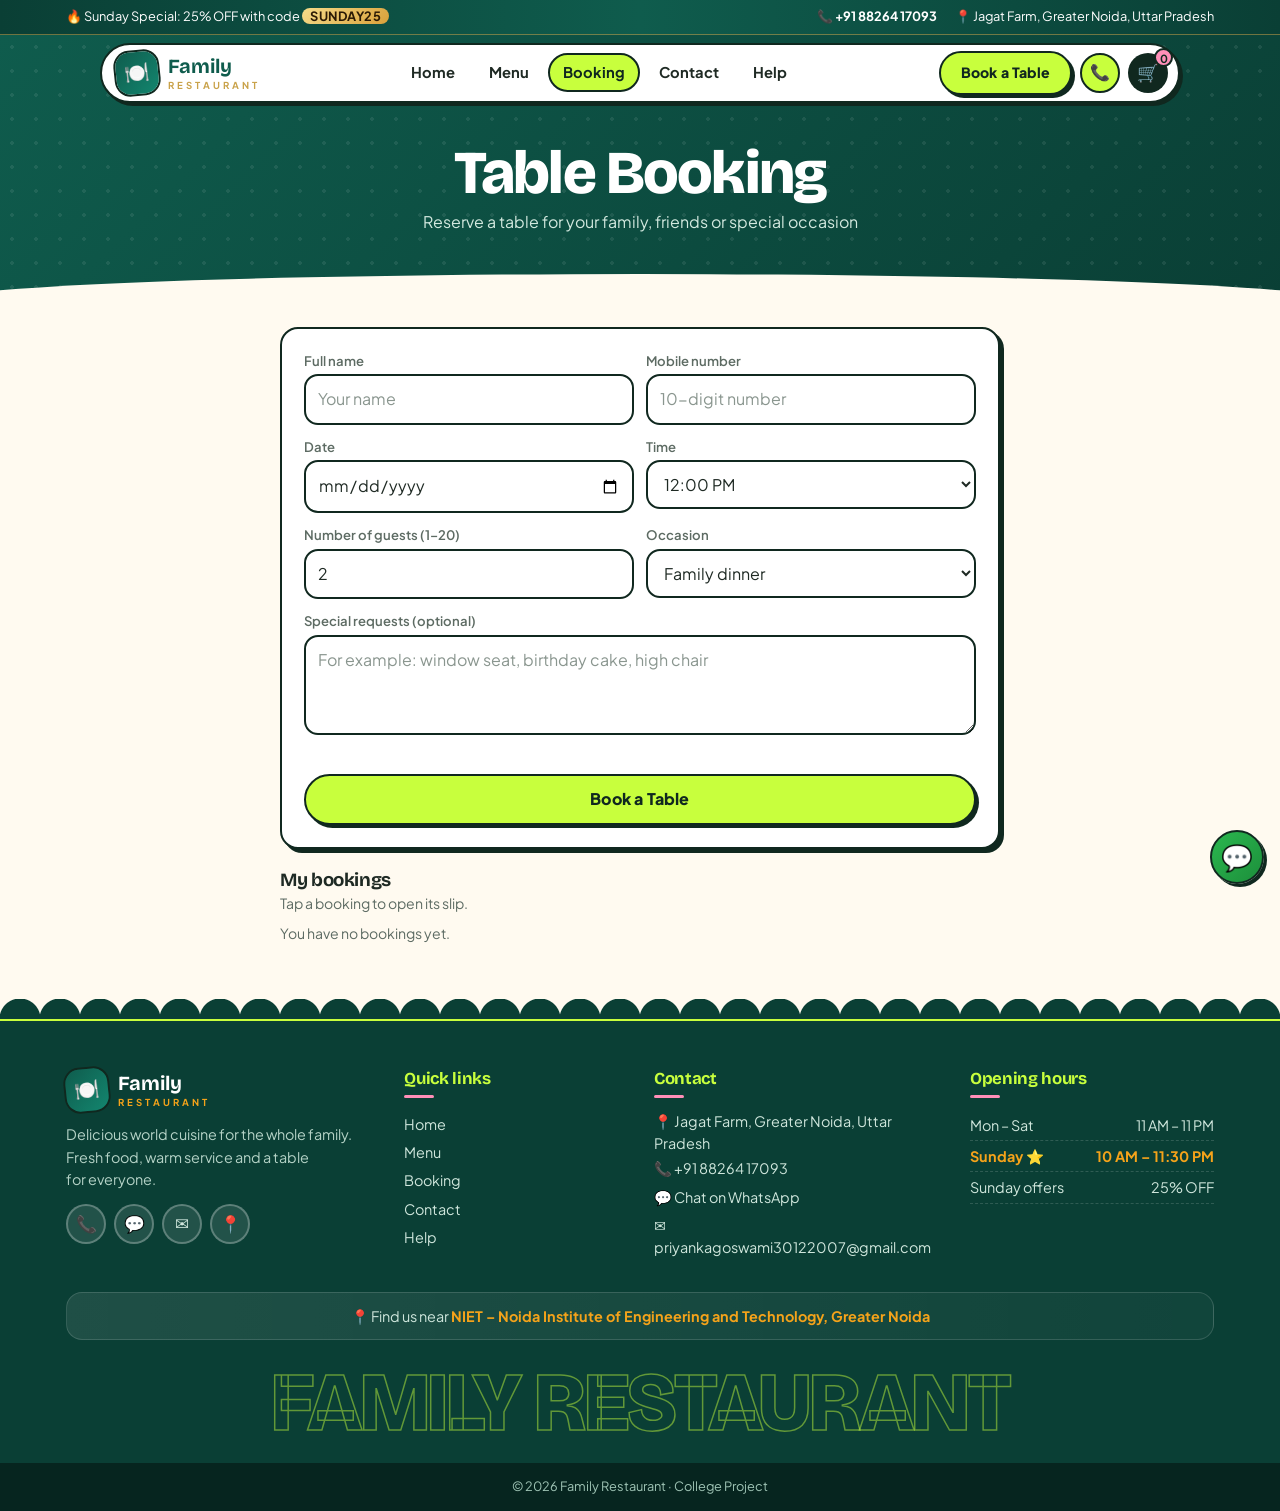
<file: booking.html>
<!DOCTYPE html>
<html lang="en">
<head>
<meta charset="UTF-8">
<meta name="viewport" content="width=device-width, initial-scale=1">
<title>Table Booking – Family Restaurant</title>
<link rel="preconnect" href="https://fonts.googleapis.com">
<link rel="preconnect" href="https://fonts.gstatic.com" crossorigin>
<link href="https://fonts.googleapis.com/css2?family=Bricolage+Grotesque:wght@600;700;800&family=Plus+Jakarta+Sans:wght@400;500;600;700&family=Playfair+Display:ital,wght@1,700&display=swap" rel="stylesheet">
<link rel="stylesheet" href="style.css">
</head>
<body>
 
<div class="pg"><div class="wrap"><h1>Table Booking</h1><p>Reserve a table for your family, friends or special occasion</p></div></div>
 
<section style="padding-top:26px"><div class="wrap">
  <form class="box fm" id="bf" novalidate>
    <div class="fg">
      <div><label for="bn">Full name</label><input id="bn" autocomplete="name" placeholder="Your name"></div>
      <div><label for="bp">Mobile number</label><input id="bp" type="tel" inputmode="numeric" maxlength="11" placeholder="10-digit number" autocomplete="tel"></div>
      <div><label for="bd">Date</label><input id="bd" type="date"></div>
      <div><label for="bt">Time</label>
        <select id="bt"><option>12:00 PM</option><option>1:00 PM</option><option>2:00 PM</option><option>7:00 PM</option><option>8:00 PM</option><option>9:00 PM</option><option>10:00 PM</option></select></div>
      <div><label for="bg">Number of guests (1–20)</label><input id="bg" type="number" min="1" max="20" value="2" inputmode="numeric"></div>
      <div><label for="bo">Occasion</label>
        <select id="bo"><option>Family dinner</option><option>Birthday</option><option>Anniversary</option><option>Friends get-together</option><option>Business dinner</option></select></div>
      <div class="full"><label for="bs">Special requests (optional)</label><textarea id="bs" rows="3" placeholder="For example: window seat, birthday cake, high chair"></textarea></div>
    </div>
    <div class="msg" id="bm"></div>
    <button class="btn" type="submit" style="width:100%">Book a Table</button>
  </form>
 
  <div class="lst">
    <h3 style="margin-bottom:2px">My bookings</h3>
    <p class="sm" style="margin:0 0 4px">Tap a booking to open its slip.</p>
    <div id="bl"></div>
  </div>
</div></section>
 
<noscript><p style="text-align:center;padding:20px">Please enable JavaScript to book a table.</p></noscript>
<script src="common.js"></script>
<script>
var MAXPERSLOT=5;
function today(){var d=new Date(),m=d.getMonth()+1,x=d.getDate();return d.getFullYear()+"-"+(m<10?"0":"")+m+"-"+(x<10?"0":"")+x}
document.getElementById("bd").min=today();
 
function bookingSlip(b){
  return '<div class="slip">'+slipHead("TABLE RESERVATION SLIP")+
  sr("Booking ID",b.id)+'<div class="sr"><span>Status</span><b><span class="sp-ok">CONFIRMED</span></b></div>'+sr("Table no",b.table)+sr("Guest name",b.name)+sr("Mobile","+91 "+b.phone)+
  sr("Date",niceDate(b.date))+sr("Time",b.time)+sr("Guests",String(b.guests))+sr("Occasion",b.occ)+sr("Special requests",b.note||"None")+sr("Booked on",fdt(b.ts))+
  slipFoot("Please show this slip at the entrance and arrive 10 minutes early. To change or cancel, call us.")+'</div>';
}
function bookingText(b){
  return "*"+NAME+"*\nTABLE RESERVATION CONFIRMED\nBooking ID: "+b.id+"\nTable no: "+b.table+"\nGuest name: "+b.name+"\nDate: "+niceDate(b.date)+"\nTime: "+b.time+"\nGuests: "+b.guests+"\nOccasion: "+b.occ+"\nSpecial requests: "+(b.note||"None")+"\n\nPlease show this message at the entrance and arrive 10 minutes early.\n"+NAME+", "+ADDRESS+"\nPhone: "+PHONE_SHOW;
}
function openBooking(i,fresh){
  if(fresh)confetti();
  var b=store.get("fr2_book",[])[i];if(!b)return;
  showSlip(fresh?"✅":"📋",fresh?"Table booked successfully":"Booking slip",
    fresh?"Your table is confirmed. Print the slip or, if you like, send it to the guest's WhatsApp.":"Here is the slip for this booking.",
    bookingSlip(b),{href:waTo(b.phone,bookingText(b)),label:"Send to +91 "+b.phone+" on WhatsApp (optional)"});
}
function showList(){
  var b=store.get("fr2_book",[]);
  document.getElementById("bl").innerHTML=b.length?b.map(function(x,i){
    return '<div class="li" role="button" tabindex="0" onclick="openBooking('+i+')" onkeydown="if(event.key===\'Enter\')openBooking('+i+')"><div><b>'+esc(x.id)+'</b> · '+esc(x.name)+'<small>'+esc(niceDate(x.date))+' at '+esc(x.time)+' · '+x.guests+' guests · '+esc(x.table)+'</small><small>'+esc(x.occ)+'</small></div><div class="rt"><span class="tagx">Confirmed</span><button onclick="event.stopPropagation();cancelBooking('+i+')">Cancel</button></div></div>';
  }).join(""):'<p class="sm" style="margin-top:8px">You have no bookings yet.</p>';
}
function cancelBooking(i){
  var b=store.get("fr2_book",[]);
  if(!b[i]||!confirm("Cancel booking "+b[i].id+"?"))return;
  b.splice(i,1);store.set("fr2_book",b);showList();toast("Booking cancelled");
}
document.getElementById("bf").onsubmit=function(e){
  e.preventDefault();
  var name=$("bn").value.trim(),ph=$("bp").value.trim(),date=$("bd").value,time=$("bt").value,g=parseInt($("bg").value,10);
  if(!name)return setMsg("bm","Please enter your name.","bad");
  if(!okPhone(ph))return setMsg("bm","Please enter a valid 10-digit mobile number.","bad");
  if(!date)return setMsg("bm","Please choose a date.","bad");
  if(date<today())return setMsg("bm","You cannot book a table for a past date.","bad");
  if(!g||g<1||g>20)return setMsg("bm","Guests must be between 1 and 20.","bad");
  var b=store.get("fr2_book",[]);
  var used=b.filter(function(x){return x.date===date&&x.time===time}).map(function(x){return x.table});
  var t=0;for(var n=1;n<=MAXPERSLOT;n++){if(used.indexOf("T-"+n)<0){t=n;break}}
  if(!t)return setMsg("bm","All tables are booked for this time slot. Please choose another time.","bad");
  b.unshift({id:newId("TB"),table:"T-"+t,name:name,phone:digits(ph),date:date,time:time,guests:g,occ:$("bo").value,note:$("bs").value.trim(),ts:Date.now()});
  store.set("fr2_book",b);
  $("bf").reset();$("bg").value=2;setMsg("bm","","");showList();openBooking(0,true);
};
showList();
</script>
</body>
</html>
</file>
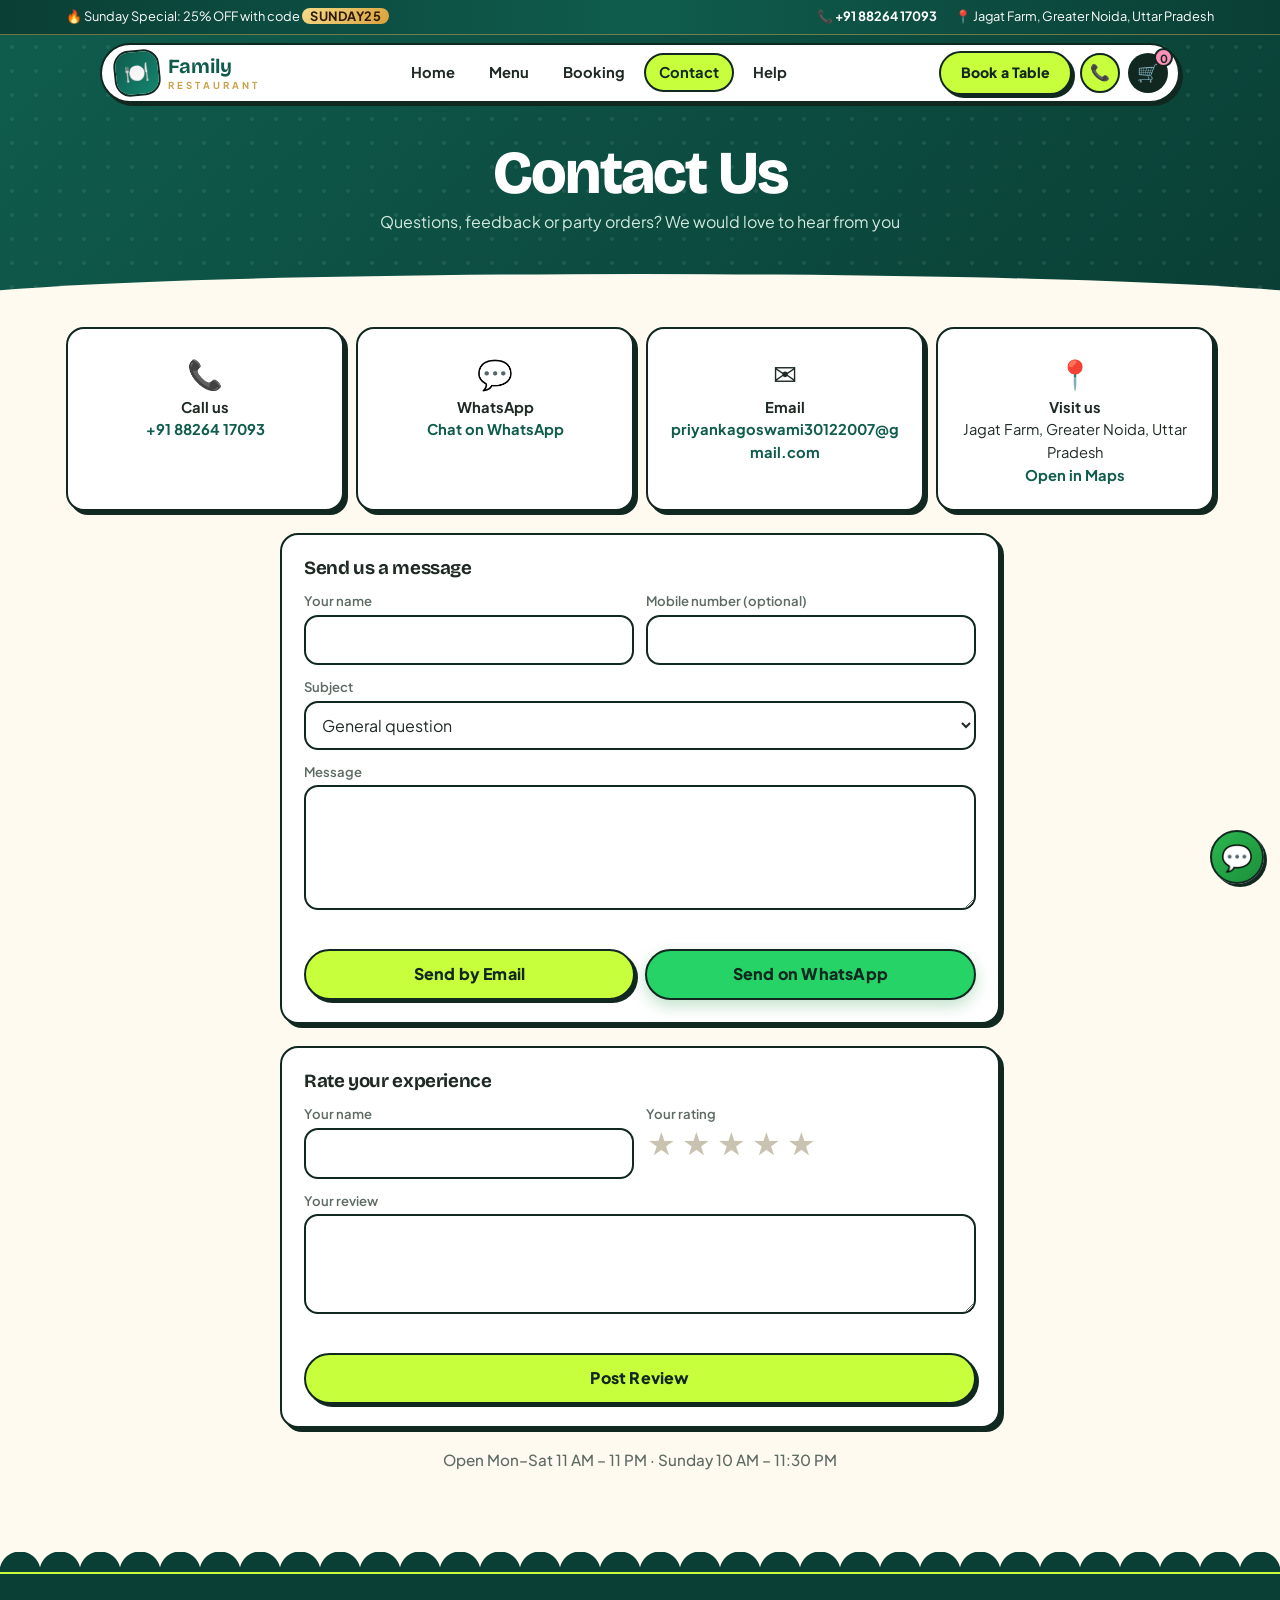
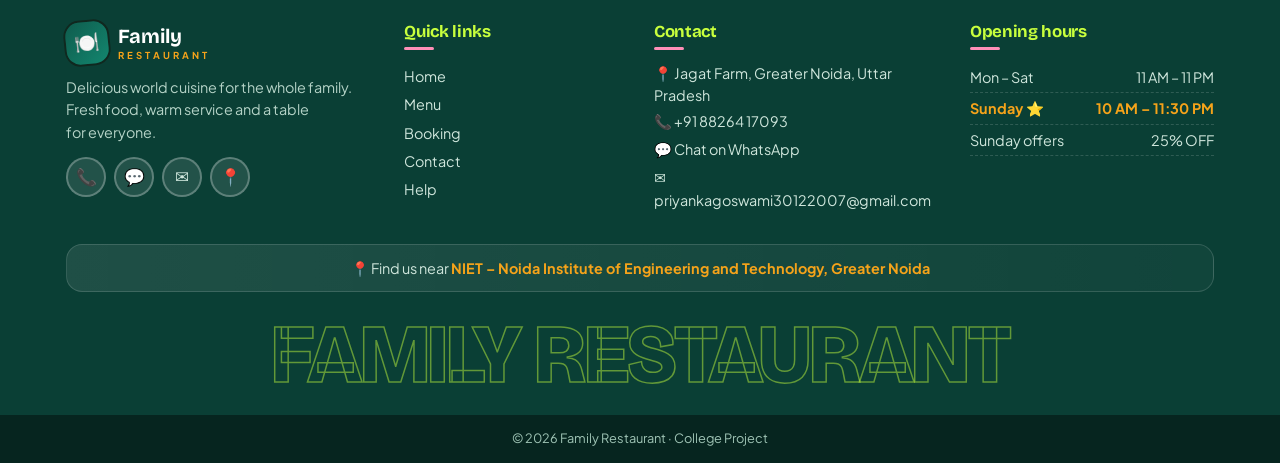
<file: contact.html>
<!DOCTYPE html>
<html lang="en">
<head>
<meta charset="UTF-8">
<meta name="viewport" content="width=device-width, initial-scale=1">
<title>Contact – Family Restaurant</title>
<link rel="preconnect" href="https://fonts.googleapis.com">
<link rel="preconnect" href="https://fonts.gstatic.com" crossorigin>
<link href="https://fonts.googleapis.com/css2?family=Bricolage+Grotesque:wght@600;700;800&family=Plus+Jakarta+Sans:wght@400;500;600;700&family=Playfair+Display:ital,wght@1,700&display=swap" rel="stylesheet">
<link rel="stylesheet" href="style.css">
</head>
<body>
 
<div class="pg"><div class="wrap"><h1>Contact Us</h1><p>Questions, feedback or party orders? We would love to hear from you</p></div></div>
 
<section style="padding-top:26px"><div class="wrap">
  <div class="trio">
    <div class="box"><span>📞</span><b>Call us</b><br><a id="kCall" href="#">Call</a></div>
    <div class="box"><span>💬</span><b>WhatsApp</b><br><a id="kWa" href="#" target="_blank" rel="noopener">Chat on WhatsApp</a></div>
    <div class="box"><span>✉️</span><b>Email</b><br><a id="kMail" href="#">Email</a></div>
    <div class="box"><span>📍</span><b>Visit us</b><br><span id="kAddr" style="font-size:.92rem;display:inline"></span><br><a id="kMap" href="#" target="_blank" rel="noopener">Open in Maps</a></div>
  </div>
 
  <form class="box fm" id="cf" novalidate>
    <h3 style="margin-bottom:12px">Send us a message</h3>
    <div class="fg">
      <div><label for="mn">Your name</label><input id="mn" autocomplete="name"></div>
      <div><label for="mp">Mobile number (optional)</label><input id="mp" type="tel" inputmode="numeric" maxlength="11" autocomplete="tel"></div>
      <div class="full"><label for="ms">Subject</label>
        <select id="ms"><option>General question</option><option>Feedback</option><option>Complaint</option><option>Party or bulk order</option></select></div>
      <div class="full"><label for="mm">Message</label><textarea id="mm" rows="4"></textarea></div>
    </div>
    <div class="msg" id="cm"></div>
    <div class="bt">
      <button class="btn" type="submit" style="flex:1">Send by Email</button>
      <button class="btn wa" type="button" id="sendWa" style="flex:1">Send on WhatsApp</button>
    </div>
  </form>
  
  <form class="box fm" id="rf" novalidate style="margin-top:22px">
    <h3 style="margin-bottom:12px">Rate your experience</h3>
    <div class="fg">
      <div><label for="rn">Your name</label><input id="rn" autocomplete="name"></div>
      <div><label>Your rating</label><div class="starpick" id="sp"><button type="button" data-s="1" aria-label="1 star">★</button><button type="button" data-s="2" aria-label="2 stars">★</button><button type="button" data-s="3" aria-label="3 stars">★</button><button type="button" data-s="4" aria-label="4 stars">★</button><button type="button" data-s="5" aria-label="5 stars">★</button></div></div>
      <div class="full"><label for="rt2">Your review</label><textarea id="rt2" rows="3"></textarea></div>
    </div>
    <div class="msg" id="rm"></div>
    <button class="btn" type="submit" style="width:100%">Post Review</button>
  </form>
  <p class="sub" style="margin-top:20px">Open Mon–Sat 11 AM – 11 PM · Sunday 10 AM – 11:30 PM</p>
</div></section>
 
<noscript><p style="text-align:center;padding:20px">Please enable JavaScript to use this form.</p></noscript>
<script src="common.js"></script>
<script>
$("kCall").href="tel:"+PHONE;$("kCall").textContent=PHONE_SHOW;
$("kWa").href="https://wa.me/"+WA;
$("kMail").href="mailto:"+EMAIL;$("kMail").textContent=EMAIL;
$("kAddr").textContent=ADDRESS;$("kMap").href=MAPS;
 
function readForm(){
  var n=$("mn").value.trim(),p=$("mp").value.trim(),m=$("mm").value.trim();
  if(!n){setMsg("cm","Please enter your name.","bad");return null}
  if(p&&!okPhone(p)){setMsg("cm","Please enter a valid 10-digit mobile number or leave it empty.","bad");return null}
  if(m.length<10){setMsg("cm","Please write a message of at least 10 characters.","bad");return null}
  setMsg("cm","","");
  return {n:n,p:p,s:$("ms").value,m:m};
}
function body(f){return "Name: "+f.n+(f.p?"\nMobile: "+f.p:"")+"\nSubject: "+f.s+"\n\n"+f.m}
$("cf").onsubmit=function(e){
  e.preventDefault();var f=readForm();if(!f)return;
  window.location.href="mailto:"+EMAIL+"?subject="+encodeURIComponent(NAME+" – "+f.s)+"&body="+encodeURIComponent(body(f));
  toast("Opening your email app...");
};
$("sendWa").onclick=function(){
  var f=readForm();if(!f)return;
  window.open(waLink("Hello "+NAME+",\n"+body(f)),"_blank");
};
 
var rate=0;
document.querySelectorAll("#sp button").forEach(function(b){b.onclick=function(){
  rate=+b.getAttribute("data-s");
  document.querySelectorAll("#sp button").forEach(function(x){x.classList.toggle("on",+x.getAttribute("data-s")<=rate)});
}});
$("rf").onsubmit=function(e){
  e.preventDefault();
  var n=$("rn").value.trim(),tx=$("rt2").value.trim();
  if(!n)return setMsg("rm","Please enter your name.","bad");
  if(!rate)return setMsg("rm","Please choose a star rating.","bad");
  if(tx.length<10)return setMsg("rm","Please write at least 10 characters.","bad");
  var all=store.get("fr2_reviews",[]);all.unshift({n:n,r:rate,t:tx,ts:Date.now()});store.set("fr2_reviews",all.slice(0,12));
  $("rf").reset();rate=0;document.querySelectorAll("#sp button").forEach(function(x){x.classList.remove("on")});
  setMsg("rm","","");confetti();toast("Thanks! Your review is now on the home page.");
};
</script>
</body>
</html>
</file>
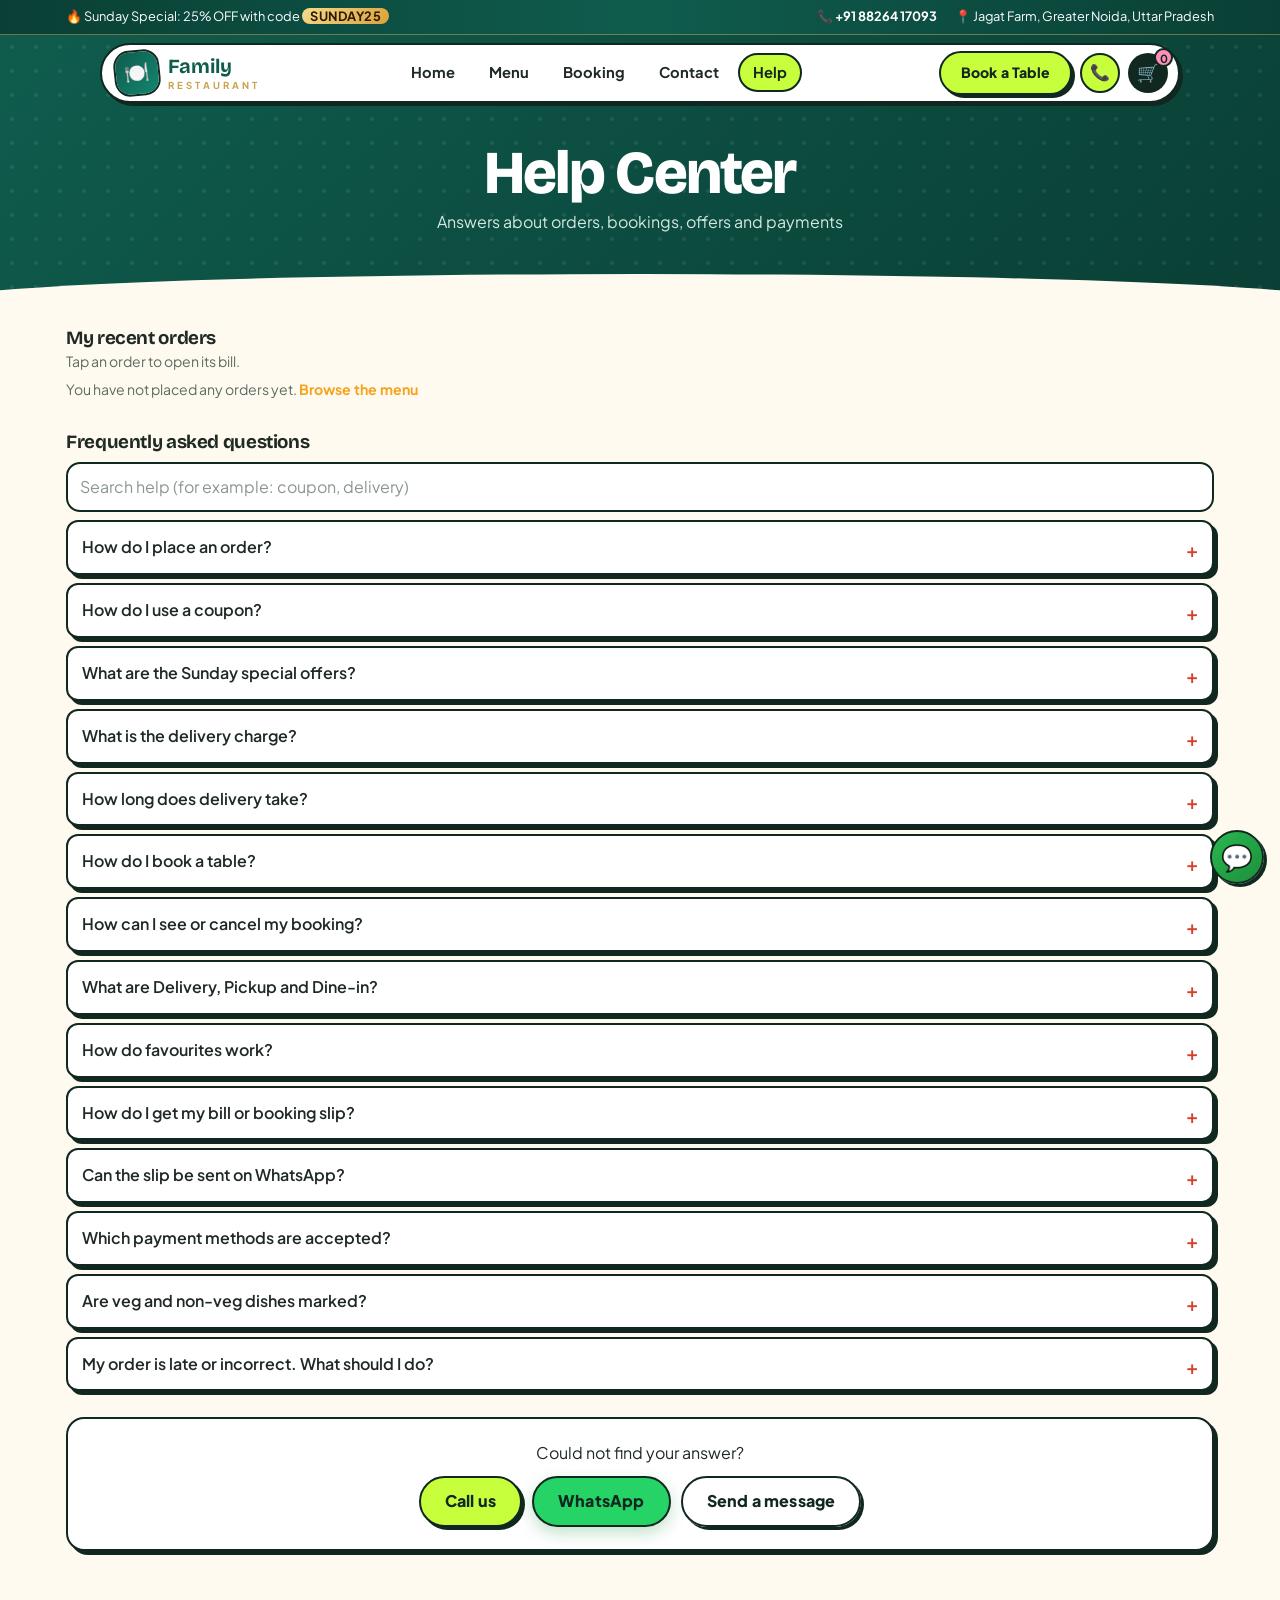
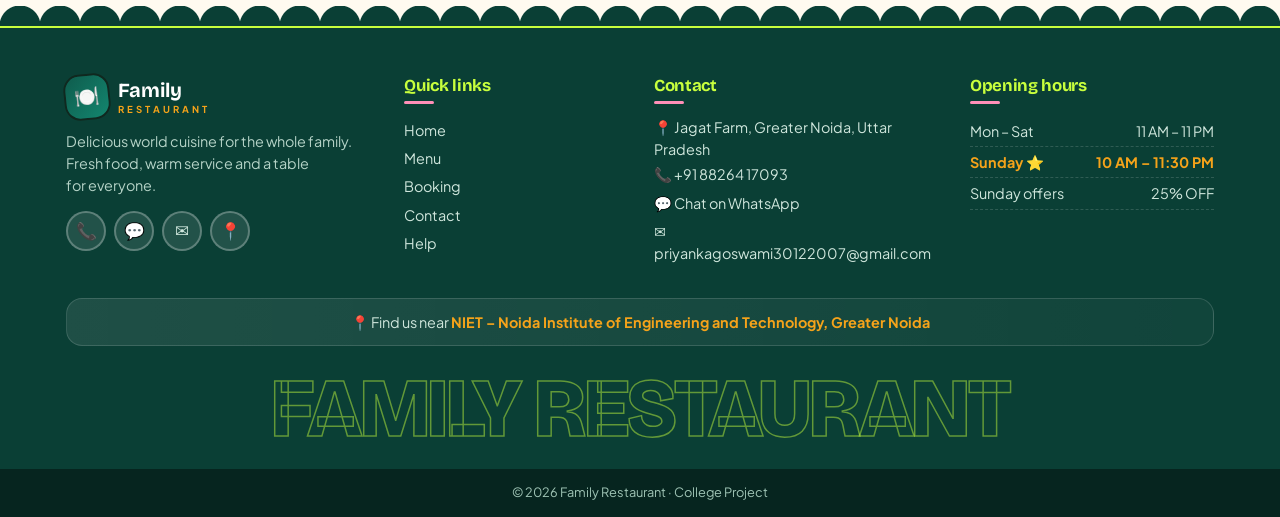
<file: help.html>
<!DOCTYPE html>
<html lang="en">
<head>
<meta charset="UTF-8">
<meta name="viewport" content="width=device-width, initial-scale=1">
<title>Help – Family Restaurant</title>
<link rel="preconnect" href="https://fonts.googleapis.com">
<link rel="preconnect" href="https://fonts.gstatic.com" crossorigin>
<link href="https://fonts.googleapis.com/css2?family=Bricolage+Grotesque:wght@600;700;800&family=Plus+Jakarta+Sans:wght@400;500;600;700&family=Playfair+Display:ital,wght@1,700&display=swap" rel="stylesheet">
<link rel="stylesheet" href="style.css">
</head>
<body>
 
<div class="pg"><div class="wrap"><h1>Help Center</h1><p>Answers about orders, bookings, offers and payments</p></div></div>
 
<section style="padding-top:26px"><div class="wrap fm">
  <h3 style="margin-bottom:2px">My recent orders</h3>
  <p class="sm" style="margin:0 0 4px">Tap an order to open its bill.</p>
  <div id="ol"></div>
 
  <h3 style="margin:30px 0 8px">Frequently asked questions</h3>
  <input id="fq" type="search" placeholder="Search help (for example: coupon, delivery)" aria-label="Search help" autocomplete="off">
  <div id="faq"></div>
 
  <div class="box" style="margin-top:26px;text-align:center">
    <p>Could not find your answer?</p>
    <div class="bt" style="justify-content:center;margin-top:10px">
      <a class="btn" id="hCall" href="#">Call us</a>
      <a class="btn wa" id="hWa" href="#" target="_blank" rel="noopener">WhatsApp</a>
      <a class="btn gh" href="contact.html">Send a message</a>
    </div>
  </div>
</div></section>
 
<noscript><p style="text-align:center;padding:20px">Please enable JavaScript to use this page.</p></noscript>
<script src="common.js"></script>
<script>
$("hCall").href="tel:"+PHONE;$("hWa").href="https://wa.me/"+WA;
var FAQ=[
["How do I place an order?","Open the Menu page, tap Add to Cart on any dish, then open the cart icon at the top and choose Checkout. Enter your delivery details and tap Place Order."],
["How do I use a coupon?","Tap a code on the Home page to copy it, open your cart, paste the code in the coupon box and tap Apply. Available codes: WELCOME20, FEAST150 (orders above ₹800) and SUNDAY25 (Sundays only)."],
["What are the Sunday special offers?","Every Sunday you get 25% off your order with the code SUNDAY25, plus special family combos for four people on the Menu page."],
["What is the delivery charge?","Delivery is free for orders of ₹500 or more. A charge of ₹40 applies to smaller orders."],
["How long does delivery take?","Usually 30 to 40 minutes. It can take a little longer during busy hours."],
["How do I book a table?","Open the Booking page, enter your name, mobile number, date, time and number of guests, then tap Book a Table. You will see your booking details right away."],
["How can I see or cancel my booking?","On the Booking page, your bookings are listed under My bookings. Tap one to see all its details, or tap Cancel to remove it."],
["What are Delivery, Pickup and Dine-in?","In your cart, choose how you want your order. Delivery needs an address and may have a delivery charge. Pickup and Dine-in have no delivery charge."],
["How do favourites work?","Tap the heart on any dish to save it. Open the Menu page and choose the Favourites tab to see all your saved dishes."],
["How do I get my bill or booking slip?","After you place an order or book a table, the bill or slip is shown on the screen. You can print it or save it as a PDF. Past orders and bookings can be opened again from the Help and Booking pages."],
["Can the slip be sent on WhatsApp?","Yes, this is optional. Use the Send on WhatsApp button under the slip. It opens a WhatsApp chat with the mobile number that was entered for the order or booking, with the slip text ready to send."],
["Which payment methods are accepted?","Cash on delivery, UPI and card."],
["Are veg and non-veg dishes marked?","Yes. Every dish has a green (veg) or red (non-veg) symbol, and the Menu page has a Veg and Non-veg filter."],
["My order is late or incorrect. What should I do?","Please call us or message us on WhatsApp using the buttons below. Messages and calls from this page go to the restaurant at +91 88264 17093 and we will fix it right away."]
];
function drawFaq(){
  var q=$("fq").value.trim().toLowerCase();
  var r=FAQ.filter(function(f){return !q||(f[0]+" "+f[1]).toLowerCase().indexOf(q)>=0});
  $("faq").innerHTML=r.length?r.map(function(f){return '<details><summary>'+f[0]+'</summary><p>'+f[1]+'</p></details>'}).join(""):'<p class="sm" style="margin-top:10px">No results. Please call or message us for help.</p>';
}
function openOrder(i){var o=store.get("fr2_orders",[])[i];if(o)showOrder(o,false)}
function trackInfo(x){
  var t=x.type||"Delivery",m=(Date.now()-x.ts)/60000,s=m<10?0:m<30?1:2;
  var L=t==="Pickup"?["Preparing","Ready for pickup","Collected"]:t==="Dine-in"?["Preparing","Served","Completed"]:["Preparing","On the way","Delivered"];
  return {s:s,L:L};
}
function drawOrders(){
  var o=store.get("fr2_orders",[]);
  $("ol").innerHTML=o.length?o.slice(0,5).map(function(x,i){
    var k=trackInfo(x);
    return '<div class="li" role="button" tabindex="0" onclick="openOrder('+i+')" onkeydown="if(event.key===\'Enter\')openOrder('+i+')"><div style="flex:1"><b>'+esc(x.id)+'</b> · ₹'+x.total+' · '+esc(x.type||"Delivery")+'<small>'+esc(x.lines.map(function(l){return l.n+" x"+l.q}).join(", "))+'</small><small>'+esc(fdt(x.ts))+'</small><div class="trk">'+[0,1,2].map(function(n){return '<i class="'+(n<=k.s?"on":"")+'"></i>'}).join("")+'</div><small><b>'+k.L[k.s]+'</b></small></div><div class="rt"><button class="ro" onclick="event.stopPropagation();reorder('+i+')">Order again</button></div></div>';
  }).join(""):'<p class="sm">You have not placed any orders yet. <a href="menu.html" style="color:var(--acc);font-weight:700">Browse the menu</a></p>';
}
function reorder(i){
  var o=store.get("fr2_orders",[])[i];if(!o)return;
  o.lines.forEach(function(l){MENU.forEach(function(m,k){if(m.n===l.n)cart[k]=(cart[k]||0)+l.q})});
  refresh();toggleCart(true);toast("Items added to your cart");
}
$("fq").oninput=drawFaq;
drawFaq();drawOrders();
</script>
</body>
</html>
</file>
<file: style.css>
/* Family Restaurant – single colour theme: emerald green, saffron, cream, tomato red */
:root{--bg:#fffaf0;--bg2:#fdf1d8;--card:#ffffff;--pri:#0f5c4d;--pri2:#0a3f35;--acc:#f5a31a;--acc-t:#2b1a05;--red:#d6402b;--txt:#1f2a24;--mute:#5d6b63;--line:#1f2a2422;--ok:#1b8a4b;--bad:#c62828;--sh:0 4px 14px #0f5c4d1a}
*{box-sizing:border-box;margin:0;padding:0}
html{scroll-behavior:smooth;-webkit-text-size-adjust:100%}
body{font-family:system-ui,-apple-system,"Segoe UI",Roboto,Arial,sans-serif;background:var(--bg);color:var(--txt);line-height:1.55;overflow-x:hidden}
h1,h2,h3{font-family:Georgia,"Times New Roman",serif;line-height:1.2}
a{color:inherit;text-decoration:none}
button{font:inherit;cursor:pointer;border:0;-webkit-tap-highlight-color:transparent}
:focus-visible{outline:2px solid var(--red);outline-offset:2px}
.wrap{max-width:1080px;margin:auto;padding:0 16px}
section{padding:44px 0}
.alt{background:var(--bg2)}
.ttl{font-size:1.8rem;text-align:center;margin-bottom:6px;color:var(--pri)}
.sub{text-align:center;color:var(--mute);margin-bottom:26px;font-size:.95rem}
.btn{display:inline-block;padding:11px 24px;border-radius:50px;font-weight:700;background:var(--acc);color:var(--acc-t);text-align:center}
.btn.gh{background:transparent;border:2px solid var(--pri);color:var(--pri)}
.btn.wa{background:#25a244;color:#fff}
.btn:active{transform:scale(.97)}
.hero .btn.gh,.pg .btn.gh{border-color:#fff;color:#fff}
/* header */
.hd{position:sticky;top:0;z-index:50;background:var(--card);border-bottom:1px solid var(--line)}
.nav{display:flex;align-items:center;justify-content:space-between;height:60px;gap:10px}
.logo{font-family:Georgia,serif;font-size:1.25rem;font-weight:700;color:var(--pri);white-space:nowrap}
#nv{display:flex;gap:20px;font-size:.92rem;font-weight:600}
#nv a{padding:4px 0;border-bottom:2px solid transparent}
#nv a:hover,#nv a.on{color:var(--pri);border-color:var(--acc)}
.nr{display:flex;align-items:center;gap:8px}
.ib{background:var(--bg2);border:1px solid var(--line);width:40px;height:40px;border-radius:50%;display:grid;place-items:center;color:var(--txt);font-size:1rem}
.cb{position:relative;background:var(--pri);color:#fff;width:40px;height:40px;border-radius:50%;font-size:1.1rem}
.cb i{position:absolute;top:-5px;right:-5px;background:var(--red);color:#fff;font-style:normal;font-size:.7rem;font-weight:700;min-width:19px;height:19px;border-radius:50%;display:grid;place-items:center}
.bg{display:none;background:none;color:var(--txt);font-size:1.5rem;width:40px;height:40px}
/* hero */
.hero{background:linear-gradient(135deg,var(--pri),var(--pri2));color:#fff;padding:44px 0}
.hero .wrap{display:grid;grid-template-columns:1.2fr .8fr;gap:20px;align-items:center}
.hero h1{font-size:clamp(1.9rem,5vw,3rem)}
.hero h1 em{color:var(--acc);font-style:normal}
.hero p{color:#d3e9df;margin:12px 0 20px;max-width:460px}
.bt{display:flex;gap:10px;flex-wrap:wrap}
.hp{font-size:clamp(5rem,16vw,8rem);text-align:center}
.pg{background:linear-gradient(135deg,var(--pri),var(--pri2));color:#fff;padding:30px 0;text-align:center}
.pg h1{font-size:1.9rem}.pg p{color:#d3e9df}
/* sunday banner */
.sun{background:linear-gradient(120deg,#c9341f,#e8731a);color:#fff;border-radius:20px;padding:24px;display:grid;grid-template-columns:1.3fr 1fr;gap:18px;align-items:center;box-shadow:var(--sh)}
.sun h2{font-size:1.7rem;margin:6px 0}
.sun p{font-size:.95rem}
.sun .pill{display:inline-block;background:#ffffff33;border-radius:50px;padding:2px 12px;font-size:.78rem;font-weight:700}
.sun ul{list-style:none;font-size:.92rem;display:grid;gap:6px}
.sun .cd{border-color:#fff;color:#fff;background:#ffffff26}
/* offers */
.off{display:grid;grid-template-columns:repeat(3,1fr);gap:12px}
.of{border-radius:16px;padding:16px;color:#1f2a24;box-shadow:var(--sh)}
.of:nth-child(1){background:linear-gradient(135deg,#ffd9a0,#ffbf5e)}
.of:nth-child(2){background:linear-gradient(135deg,#bfe9d6,#8fd4b8)}
.of:nth-child(3){background:linear-gradient(135deg,#ffc2b4,#ff9d86)}
.of h3{font-size:1.4rem}.of p{font-size:.85rem}
.cd{display:inline-block;margin-top:8px;border:2px dashed #1f2a24;padding:2px 10px;border-radius:8px;font-weight:800;letter-spacing:1px;font-size:.85rem;background:#ffffff59;cursor:pointer}
/* menu */
.tabs{display:flex;gap:8px;overflow-x:auto;padding-bottom:8px;margin-bottom:14px;-webkit-overflow-scrolling:touch}
.tab{flex:none;padding:7px 16px;border-radius:50px;background:var(--card);color:var(--txt);border:1px solid var(--line);font-size:.88rem}
.tab.on{background:var(--pri);color:#fff;font-weight:700;border-color:var(--pri)}
.tools{display:flex;gap:10px;margin-bottom:18px;flex-wrap:wrap}
.tools input{flex:1;min-width:150px}
.sw{display:flex;gap:6px}
.sw button{padding:8px 14px;border-radius:50px;background:var(--card);color:var(--txt);border:1px solid var(--line);font-size:.85rem}
.sw button.on{background:var(--pri);color:#fff;font-weight:700;border-color:var(--pri)}
.grid{display:grid;grid-template-columns:repeat(auto-fill,minmax(155px,1fr));gap:12px}
.it{background:var(--card);border-radius:16px;padding:10px;display:flex;flex-direction:column;border:1px solid var(--line);box-shadow:var(--sh)}
.pic{position:relative;aspect-ratio:4/3;overflow:hidden;font-size:3rem;border-radius:12px;display:grid;place-items:center}
.pic img{position:absolute;inset:0;width:100%;height:100%;object-fit:cover;opacity:0;transition:opacity .3s}
.pic img.ld{opacity:1}
.bs{z-index:2}
.c-fc{background:#f5a31a40}.c-in{background:#e8731a30}.c-it{background:#d6402b2a}.c-cn{background:#f5c51a40}.c-mx{background:#3f9b4a30}
.c-jp{background:#c2478a2a}.c-th{background:#1f8f8f30}.c-me{background:#a8803c3a}.c-us{background:#3b6fc22a}.c-sw{background:#7d4fc02a}
.bs{position:absolute;top:6px;left:6px;background:var(--red);color:#fff;font-size:.62rem;font-weight:700;padding:1px 8px;border-radius:50px}
.bs.sun{background:var(--pri);color:#fff}
.it h3{font-size:.98rem;margin:8px 0 2px;font-family:system-ui,sans-serif;font-weight:700}
.it p{font-size:.78rem;color:var(--mute);flex:1}
.tg{display:inline-block;width:12px;height:12px;border:2px solid;border-radius:3px;position:relative;margin-right:6px;vertical-align:-1px}
.tg::after{content:"";position:absolute;inset:1.5px;border-radius:50%;background:currentColor}
.vg{color:#22a559}.nv{color:#e0392b}
.rw{display:flex;justify-content:space-between;align-items:center;margin-top:8px;gap:6px}
.pr{font-weight:700;color:var(--red)}
.add{background:var(--acc);color:var(--acc-t);padding:6px 12px;border-radius:50px;font-weight:700;font-size:.78rem}
.qt{display:flex;align-items:center;gap:8px;background:var(--bg2);border-radius:50px;padding:2px}
.qt button{width:28px;height:28px;border-radius:50%;background:var(--pri);color:#fff;font-weight:800}
.empty{grid-column:1/-1;text-align:center;color:var(--mute);padding:30px 0}
/* boxes / forms */
.box{background:var(--card);border-radius:18px;padding:22px;border:1px solid var(--line);box-shadow:var(--sh)}
.fm{max-width:720px;margin:auto}
.fg{display:grid;grid-template-columns:1fr 1fr;gap:12px}
.full{grid-column:1/-1}
label{font-size:.82rem;color:var(--mute);display:block;margin-bottom:3px;font-weight:600}
input,select,textarea{width:100%;padding:11px 12px;border-radius:10px;border:1px solid #1f2a2440;background:#fff;color:var(--txt);font:inherit;font-size:16px}
input:focus,select:focus,textarea:focus{border-color:var(--pri);outline:2px solid #0f5c4d33}
input::placeholder,textarea::placeholder{color:#8a968f}
.msg{font-size:.85rem;min-height:20px;margin:6px 0}
.ok{color:var(--ok)}.bad{color:var(--bad)}
.trio{display:grid;grid-template-columns:repeat(auto-fit,minmax(200px,1fr));gap:12px;margin-bottom:22px}
.trio .box{text-align:center;font-size:.92rem}
.trio span{font-size:1.8rem;display:block}
.trio a{color:var(--pri);font-weight:700;word-break:break-word}
.lst{max-width:720px;margin:20px auto 0}
.li{background:var(--card);border-radius:12px;padding:12px 14px;margin-top:8px;display:flex;justify-content:space-between;gap:10px;align-items:center;font-size:.88rem;border:1px solid var(--line);cursor:pointer;box-shadow:var(--sh)}
.li:hover{border-color:var(--pri)}
.li small{color:var(--mute);display:block}
.li .rt{display:flex;flex-direction:column;align-items:flex-end;gap:6px}
.li button{background:transparent;color:var(--bad);border:1px solid var(--bad);padding:4px 12px;border-radius:50px;font-size:.78rem}
.tagx{background:var(--pri);color:#fff;font-size:.72rem;font-weight:700;padding:2px 10px;border-radius:50px;white-space:nowrap}
details{background:var(--card);border-radius:12px;margin-top:8px;border:1px solid var(--line)}
summary{padding:13px 14px;cursor:pointer;font-weight:600;list-style:none}
summary::-webkit-details-marker{display:none}
summary::after{content:"+";float:right;color:var(--red);font-size:1.2rem}
details[open] summary::after{content:"−"}
details p{padding:0 14px 14px;color:var(--mute);font-size:.92rem}
.st{display:grid;grid-template-columns:repeat(3,1fr);gap:10px;margin-top:22px;text-align:center}
.st b{display:block;font-size:1.5rem;color:var(--pri);font-family:Georgia,serif}
.st span{font-size:.82rem;color:var(--mute)}
.ab{display:grid;grid-template-columns:1fr 1fr;gap:20px;align-items:center}
.ab h2{color:var(--pri)}
.ab p{color:var(--mute);margin-bottom:10px}
.fe{display:grid;grid-template-columns:1fr 1fr;gap:10px}
.fe div{background:var(--card);padding:14px 8px;border-radius:14px;text-align:center;font-size:.88rem;border:1px solid var(--line)}
.fe span{font-size:1.7rem;display:block}
/* drawer and modals */
.sh{position:fixed;inset:0;background:#000a;z-index:90;display:none}
.sh.open{display:block}
.dr{position:fixed;top:0;right:0;height:100%;width:min(380px,100%);background:var(--bg);z-index:100;padding:16px;display:flex;flex-direction:column;border-left:1px solid var(--line);transform:translateX(105%);transition:transform .25s}
.dr.open{transform:none}
.dh{display:flex;justify-content:space-between;align-items:center;margin-bottom:8px}
.dh button{background:none;color:var(--txt);font-size:1.8rem;width:40px;height:40px}
.cl{flex:1;overflow:auto}
.ci{display:flex;align-items:center;gap:8px;padding:9px 0;border-bottom:1px solid var(--line);font-size:.88rem}
.ci .n{flex:1}
.cp{display:flex;gap:8px;margin-top:10px}
.cp .btn{padding:8px 16px}
.sm{font-size:.88rem;color:var(--mute);margin-top:6px}
.sm div{display:flex;justify-content:space-between}
.sm .tt{color:var(--txt);font-weight:700;font-size:1.1rem;margin-top:4px}
.md{position:fixed;inset:0;background:#000c;z-index:200;display:none;align-items:center;justify-content:center;padding:16px;overflow:auto}
.md.open{display:flex}
.md .box{width:100%;max-width:520px;max-height:100%;overflow:auto}
.dn{text-align:center}
.dn .big{font-size:2.6rem}
.dn .bt{justify-content:center}
.toast{position:fixed;left:50%;bottom:20px;transform:translateX(-50%);background:var(--pri);color:#fff;padding:9px 18px;border-radius:50px;font-weight:700;font-size:.88rem;z-index:300;display:none;max-width:90%;text-align:center}
/* bill / booking slip */
.slip{background:#fff;color:#222;border:1px dashed #8a8a8a;border-radius:6px;padding:16px;text-align:left;font-size:.86rem;margin:12px 0;font-family:"Courier New",ui-monospace,monospace}
.sp-h{text-align:center;border-bottom:1px dashed #8a8a8a;padding-bottom:10px;margin-bottom:10px}
.sp-h b{display:block;font-size:1.2rem;font-family:Georgia,serif;color:#0f5c4d}
.sp-h span{display:block;font-size:.76rem;color:#555}
.sp-t{margin-top:8px;font-weight:700;letter-spacing:1px;font-size:.8rem}
.sr{display:flex;justify-content:space-between;gap:10px;padding:2px 0}
.sr span{color:#555;flex:none}.sr b{text-align:right;font-weight:600;word-break:break-word}
.slip table{width:100%;border-collapse:collapse;margin:10px 0;font-size:.8rem}
.slip th{text-align:left;border-top:1px dashed #8a8a8a;border-bottom:1px dashed #8a8a8a;padding:4px 2px}
.slip td{padding:3px 2px;vertical-align:top}
.slip th:nth-child(n+2),.slip td:nth-child(n+2){text-align:right;white-space:nowrap}
.sp-tot{border-top:1px dashed #8a8a8a;margin-top:6px;padding-top:6px}
.sp-g{font-size:1.05rem;font-weight:700;color:#0f5c4d}
.sp-f{text-align:center;border-top:1px dashed #8a8a8a;margin-top:10px;padding-top:8px;font-size:.76rem;color:#555}
.sp-ok{display:inline-block;background:#1b8a4b;color:#fff;border-radius:50px;padding:0 10px;font-size:.74rem}
footer{background:var(--pri2);color:#d3e9df;padding:30px 0 16px;font-size:.88rem}
.fc{display:grid;grid-template-columns:repeat(auto-fit,minmax(180px,1fr));gap:18px}
.fc h3{color:var(--acc);font-size:1rem;margin-bottom:6px}
.fc a{display:block;padding:2px 0}
.fc a:hover{color:var(--acc)}
.cr{text-align:center;margin-top:18px;padding-top:14px;border-top:1px solid #ffffff2a;font-size:.8rem}
@media(max-width:760px){
#nv{display:none;position:absolute;top:60px;left:0;right:0;background:var(--card);flex-direction:column;gap:0;padding:6px 16px 12px;border-bottom:1px solid var(--line)}
#nv.open{display:flex}#nv a{padding:11px 0}
.bg{display:block}
.hero .wrap,.ab,.sun{grid-template-columns:1fr}.hp{order:-1;font-size:4.5rem}
.off{grid-template-columns:1fr}.fg{grid-template-columns:1fr}
section{padding:34px 0}
}
@media(min-width:900px){.grid{grid-template-columns:repeat(auto-fill,minmax(230px,1fr));gap:18px}.it{padding:12px}}
@media print{
body>*:not(#dn){display:none!important}
#dn{position:static!important;display:block!important;background:none!important;padding:0!important}
#dn .box{box-shadow:none!important;border:0!important;max-width:none!important;padding:0!important}
.noprint{display:none!important}
.slip{border:0}
}
@media(prefers-reduced-motion:reduce){*{transition:none!important;scroll-behavior:auto!important}}
 
/* ===== Design upgrade: stylish header, hero, cards, tickets, footer ===== */
:root{--grad:linear-gradient(135deg,#ffb938,#f08a1a);--red2:#e8573f}
.btn{background:var(--grad);box-shadow:0 6px 16px #f08a1a55}
.btn.gh{background:transparent;box-shadow:none}
.btn.wa{background:linear-gradient(135deg,#2bb74f,#1c8f3b);box-shadow:0 6px 16px #1c8f3b44}
.add{background:var(--grad)}
/* top bar + header */
.top{background:linear-gradient(90deg,#c9341f,#e8731a,#c9341f);color:#fff;font-size:.8rem}
.top .wrap{display:flex;justify-content:space-between;align-items:center;gap:12px;padding-top:7px;padding-bottom:7px}
.top b{background:#ffffff33;padding:0 8px;border-radius:50px;letter-spacing:.5px}
.top a{font-weight:700}
.top .tr{display:flex;gap:18px}
.hd{box-shadow:0 2px 18px #0f5c4d1a}
.nav{height:66px}
.logo{display:flex;align-items:center;gap:10px}
.lg{width:42px;height:42px;border-radius:14px;background:linear-gradient(135deg,var(--pri),#13866f);display:grid;place-items:center;font-style:normal;font-size:1.25rem;box-shadow:0 4px 10px #0f5c4d44;transform:rotate(-6deg)}
.logo span{display:flex;flex-direction:column;line-height:1.05;font-size:1.25rem}
.logo small{font-family:system-ui,sans-serif;font-size:.6rem;letter-spacing:3px;text-transform:uppercase;color:var(--red);font-weight:700;margin-top:3px}
#nv{gap:4px}
#nv a{padding:8px 15px;border-radius:50px;border:0}
#nv a:hover{background:var(--bg2);color:var(--pri)}
#nv a.on{background:var(--pri);color:#fff}
.cta{padding:9px 20px;font-size:.88rem}
/* hero + page banners */
.hero{position:relative;overflow:hidden;padding:56px 0 96px;background:radial-gradient(circle at 85% 18%,#1a9a82 0,transparent 42%),radial-gradient(circle at 8% 92%,#f5a31a40 0,transparent 36%),linear-gradient(135deg,var(--pri),var(--pri2))}
.hero::after,.pg::after{content:"";position:absolute;left:-5%;right:-5%;bottom:-1px;height:44px;background:var(--bg);border-radius:50% 50% 0 0/100% 100% 0 0}
.pg{position:relative;overflow:hidden;padding:38px 0 62px;background:radial-gradient(#ffffff14 2px,transparent 2px) 0 0/24px 24px,linear-gradient(135deg,var(--pri),var(--pri2))}
.pg::after{height:28px}
.kick{display:inline-block;background:#ffffff1f;border:1px solid #ffffff40;padding:4px 14px;border-radius:50px;font-size:.74rem;letter-spacing:1.2px;text-transform:uppercase;font-weight:700;color:var(--acc)}
.hero h1{font-size:clamp(2.1rem,6vw,3.6rem);letter-spacing:-.5px;margin-top:14px}
.hero h1 em{background:linear-gradient(90deg,#ffc94d,#ff8a4d);-webkit-background-clip:text;background-clip:text;color:transparent;font-style:italic}
@supports not (background-clip:text){.hero h1 em{background:none;color:var(--acc)}}
.chips{display:flex;gap:8px;flex-wrap:wrap;margin-top:22px}
.chips span{background:#ffffff1a;border:1px solid #ffffff30;border-radius:50px;padding:4px 12px;font-size:.8rem}
.hv{position:relative;display:grid;place-items:center;min-height:270px}
.ring{position:absolute;width:min(300px,70vw);aspect-ratio:1;border-radius:50%;background:radial-gradient(circle,#ffffff2e,#ffffff0d 60%,transparent 70%);border:2px dashed #ffffff44}
.hv .hp{position:relative;font-size:clamp(6rem,18vw,9.5rem)}
.fl{position:absolute;font-size:1.8rem;background:#ffffff1f;border:1px solid #ffffff3a;width:54px;height:54px;border-radius:50%;display:grid;place-items:center;animation:bob 4s ease-in-out infinite}
.f1{top:4%;left:8%}.f2{top:10%;right:6%;animation-delay:.8s}.f3{bottom:6%;left:4%;animation-delay:1.6s}.f4{bottom:10%;right:10%;animation-delay:2.4s}
@keyframes bob{50%{transform:translateY(-10px)}}
/* titles, cards, tickets */
.ttl::after{content:"";display:block;width:70px;height:4px;margin:10px auto 0;border-radius:4px;background:linear-gradient(90deg,var(--acc),var(--red))}
.sub{max-width:520px;margin-left:auto;margin-right:auto}
.it{border-radius:20px;transition:transform .25s,box-shadow .25s,border-color .25s}
.it:hover{transform:translateY(-5px);box-shadow:0 14px 28px #0f5c4d26;border-color:var(--acc)}
.pic{border-radius:14px}
.pr{font-size:1.05rem}
.of{position:relative;border-radius:20px;padding:20px 22px}
.of::before,.of::after{content:"";position:absolute;top:50%;width:22px;height:22px;margin-top:-11px;border-radius:50%;background:var(--bg2)}
.of::before{left:-11px}.of::after{right:-11px}
.of h3{font-size:1.7rem}
.sun{background:radial-gradient(#ffffff22 2px,transparent 2px) 0 0/22px 22px,linear-gradient(120deg,#c9341f,#e8731a)}
.cz{display:grid;grid-template-columns:repeat(auto-fit,minmax(125px,1fr));gap:12px}
.cz a{background:var(--card);border:1px solid var(--line);border-radius:18px;padding:16px 8px;text-align:center;font-weight:700;font-size:.88rem;box-shadow:var(--sh);transition:transform .2s,border-color .2s}
.cz a:hover{transform:translateY(-4px);border-color:var(--acc)}
.cz span{display:block;font-size:2rem;margin-bottom:4px}
.rv{display:grid;grid-template-columns:repeat(auto-fit,minmax(240px,1fr));gap:14px}
.rv div{position:relative;background:var(--card);border-radius:20px;padding:20px;border:1px solid var(--line);box-shadow:var(--sh);font-size:.92rem;color:var(--mute)}
.rv div::before{content:"\201C";position:absolute;top:-4px;right:16px;font-size:4rem;font-family:Georgia,serif;color:var(--acc);opacity:.55;line-height:1}
.rv b{display:block;margin-top:10px;color:var(--pri)}
.rv .stars{color:#f5a31a;letter-spacing:2px;display:block;margin-bottom:6px}
/* footer */
.ft{position:relative;margin-top:30px;background:var(--pri2);color:#cfe6dc;padding:48px 0 0;font-size:.9rem}
.ft::before{content:"";position:absolute;left:0;right:0;top:-19px;height:20px;background:radial-gradient(circle at 20px 20px,var(--pri2) 20px,transparent 21px) 0 0/40px 20px repeat-x}
.fgrid{display:grid;grid-template-columns:1.4fr 1fr 1.3fr 1.1fr;gap:28px}
.ft h3{font-family:Georgia,serif;font-size:1.05rem;color:var(--acc);margin-bottom:12px;position:relative;padding-bottom:8px}
.ft h3::after{content:"";position:absolute;left:0;bottom:0;width:30px;height:3px;border-radius:3px;background:var(--red2)}
.ft a{display:block;padding:3px 0}
.ft a:hover{color:var(--acc)}
.ft .logo span{color:#fff}.ft .logo small{color:var(--acc)}
.ft p{margin-top:12px;color:#b5d3c7}
.soc{display:flex;gap:8px;margin-top:14px}
.soc a{width:40px;height:40px;border-radius:50%;background:#ffffff1a;display:grid;place-items:center;padding:0;font-size:1.05rem}
.soc a:hover{background:var(--acc)}
.hrs div{display:flex;justify-content:space-between;gap:10px;padding:4px 0;border-bottom:1px dashed #ffffff26}
.hrs .sunr{color:var(--acc);font-weight:700}
.visit{margin-top:30px;background:linear-gradient(90deg,#ffffff16,#ffffff08);border:1px solid #ffffff24;border-radius:16px;padding:12px 16px;text-align:center}
.visit b{color:var(--acc)}
.bar{margin-top:22px;background:#06251f;padding:14px 0;text-align:center;font-size:.8rem;color:#9fc4b5}
.wafab{position:fixed;right:16px;bottom:16px;width:54px;height:54px;border-radius:50%;background:linear-gradient(135deg,#2bb74f,#1c8f3b);color:#fff;display:grid;place-items:center;font-size:1.6rem;z-index:60;box-shadow:0 8px 20px #1c8f3b66}
@media(min-width:900px){.cb,.ib{flex:none}}
@media(max-width:899px){.cta{display:none}}
@media(max-width:900px){.fgrid{grid-template-columns:1fr 1fr}}
@media(max-width:760px){
.top .tr{display:none}.top .wrap{justify-content:center;text-align:center}
.nav{height:62px}
#nv{top:62px;padding:8px 12px 14px}#nv a{padding:11px 14px}
.hero{padding:34px 0 80px}
.hv{order:-1;min-height:210px}.hv .hp{font-size:5.2rem}.fl{width:44px;height:44px;font-size:1.4rem}
.ring{width:210px}
.fgrid{grid-template-columns:1fr}
.logo span{font-size:1.1rem}.lg{width:38px;height:38px}
}
@media(prefers-reduced-motion:reduce){.fl{animation:none!important}}
.ft .logo{display:flex;padding:0}
 
/* ===== Premium upgrade: gold accents, fonts, motion, new sections ===== */
:root{--gold:#c9a24a;--gold2:#f2d27a;--goldg:linear-gradient(135deg,#f6dc8a,#d9a13a);--grad:linear-gradient(135deg,#f6dc8a,#e0a53c);--serif:"Playfair Display",Georgia,"Times New Roman",serif;--sans:"Poppins",system-ui,-apple-system,"Segoe UI",Roboto,Arial,sans-serif}
body{font-family:var(--sans)}
h1,h2,h3,.logo span{font-family:var(--serif)}
.it h3{font-family:var(--sans)}
.btn{box-shadow:0 6px 18px #c9a24a66;letter-spacing:.2px}
.btn.gh{box-shadow:none}
.add{box-shadow:0 3px 8px #c9a24a55}
/* header */
.lg{box-shadow:0 0 0 2px var(--gold),0 4px 10px #0f5c4d55}
.logo small{color:var(--gold);font-family:var(--sans)}
#nv a.on{box-shadow:inset 0 -3px 0 var(--gold)}
.hd{transition:box-shadow .25s}
.hd .nav{transition:height .25s}
.hd.sc{box-shadow:0 8px 28px #0f5c4d33}
.hd.sc .nav{height:56px}
.top{background:linear-gradient(90deg,#0a3f35,#0f5c4d,#0a3f35);border-bottom:1px solid #c9a24a88}
.top b{background:var(--goldg);color:#2b1a05}
/* hero */
.hero{background:radial-gradient(circle at 85% 18%,#1a9a82 0,transparent 42%),radial-gradient(circle at 8% 92%,#c9a24a40 0,transparent 36%),linear-gradient(135deg,var(--pri),var(--pri2))}
.kick{border-color:#c9a24a99;color:var(--gold2)}
.ring{border-color:#f2d27a88}
.hv{min-height:310px}
.glass{position:absolute;bottom:0;left:50%;transform:translateX(-50%);display:flex;align-items:center;gap:12px;background:#0a3f35e6;border:1px solid #f2d27a88;border-radius:18px;padding:10px 14px;min-width:260px;box-shadow:0 10px 30px #0006}
.glass small{display:block;font-size:.66rem;letter-spacing:1.5px;text-transform:uppercase;color:var(--gold2)}
.glass b{font-family:var(--serif);font-size:1.05rem}
.glass .gp{margin-left:auto;font-weight:700;color:var(--gold2)}
/* marquee */
.mq{background:var(--pri2);color:var(--gold2);overflow:hidden;white-space:nowrap;border-top:1px solid #c9a24a77;border-bottom:1px solid #c9a24a77;padding:11px 0;font-family:var(--serif);font-size:1.05rem;letter-spacing:1px}
.mqt{display:inline-block;animation:mq 32s linear infinite}
.mqt span{margin:0 20px}
@keyframes mq{to{transform:translateX(-50%)}}
/* titles with gold ornament */
.ttl{font-size:clamp(1.7rem,4vw,2.2rem)}
.ttl::after{content:"✦";display:block;width:auto;height:auto;margin:6px auto 0;background:none;color:var(--gold);font-size:1rem;letter-spacing:0}
.st b,.trio a{color:var(--pri)}
.pr{background:var(--bg2);padding:2px 10px;border-radius:50px}
.it:hover{border-color:var(--gold)}
.of h3{font-family:var(--serif)}
/* steps and cta band */
.steps{display:grid;grid-template-columns:repeat(3,1fr);gap:18px;margin-top:10px}
.step{position:relative;background:var(--card);border:1px solid var(--line);border-radius:22px;padding:30px 20px 22px;text-align:center;box-shadow:var(--sh)}
.step i{position:absolute;top:-18px;left:50%;margin-left:-19px;width:38px;height:38px;border-radius:50%;background:var(--goldg);color:#2b1a05;font-style:normal;font-weight:800;display:grid;place-items:center;box-shadow:0 4px 10px #c9973a66}
.step span{font-size:2.2rem;display:block}
.step h3{margin:6px 0 4px;color:var(--pri)}
.step p{font-size:.88rem;color:var(--mute)}
.band{background:radial-gradient(#ffffff14 2px,transparent 2px) 0 0/22px 22px,linear-gradient(135deg,var(--pri),var(--pri2));color:#fff;border-radius:26px;padding:36px 22px;text-align:center;border:2px solid var(--gold);box-shadow:0 14px 40px #0f5c4d44}
.band h2{font-size:clamp(1.5rem,4vw,2rem)}
.band p{color:#d3e9df;margin:8px 0 20px}
.band .bt{justify-content:center}
.band .btn.gh{border-color:#fff;color:#fff}
/* sticky menu filters */
.tabs{position:sticky;top:66px;z-index:30;background:var(--bg);padding:10px 0;margin-top:-6px}
.tools select{width:auto;min-width:150px}
/* cart extras */
.fdp{font-size:.82rem;color:var(--mute);margin-top:8px}
.fdp .b2{height:6px;border-radius:6px;background:var(--bg2);margin-top:4px;overflow:hidden}
.fdp .b2 i{display:block;height:100%;background:var(--goldg);border-radius:6px;transition:width .3s}
.cch{display:flex;gap:6px;flex-wrap:wrap;margin-top:8px}
.cch button{border:1px dashed var(--pri);background:transparent;color:var(--pri);border-radius:50px;padding:3px 10px;font-size:.74rem;font-weight:700}
/* back to top + reveal */
.totop{position:fixed;left:16px;bottom:16px;width:44px;height:44px;border-radius:50%;background:var(--pri);color:var(--gold2);font-size:1.2rem;font-weight:700;border:2px solid var(--gold);z-index:60;opacity:0;visibility:hidden;transition:opacity .25s}
.totop.show{opacity:1;visibility:visible}
.js .rz{opacity:0;translate:0 20px;transition:opacity .6s ease,translate .6s ease,transform .2s}
.js .rz.in{opacity:1;translate:0 0}
.ft{border-top:3px solid var(--gold)}
.ft::before{top:-22px}
.ft h3::after{background:var(--goldg)}
@media(max-width:760px){
.steps{grid-template-columns:1fr;gap:30px}
.tabs{top:62px}
.glass{min-width:230px}
.hv{min-height:250px}
.band{padding:28px 16px}
}
@media(prefers-reduced-motion:reduce){.mqt{animation:none}.js .rz{opacity:1;translate:none;transition:none}}
 
/* ===== Performance-safe advanced CSS (transform/opacity only, no blur, no heavy shadows) ===== */
html{scroll-padding-top:84px;scrollbar-width:thin;scrollbar-color:#0f5c4d99 transparent}
::selection{background:var(--acc);color:#2b1a05}
::-webkit-scrollbar{width:10px;height:8px}
::-webkit-scrollbar-thumb{background:#0f5c4d66;border-radius:10px}
::-webkit-scrollbar-thumb:hover{background:#0f5c4d99}
h1,h2{text-wrap:balance}
p{text-wrap:pretty}
a,button,input,select,summary{touch-action:manipulation}
.dr .cl,.md{overscroll-behavior:contain}
.dr{padding-bottom:calc(16px + env(safe-area-inset-bottom));will-change:transform}
.wafab,.totop{bottom:calc(16px + env(safe-area-inset-bottom))}
.mqt{will-change:transform}
/* render only what is near the screen (big speed-up on long pages) */
section:not(.hero):not(.nocv){content-visibility:auto;contain-intrinsic-size:auto 520px}
.it,.step,.of,.rv>div{contain:layout style}
/* shine sweep on buttons */
.btn{position:relative;overflow:hidden}
.btn::after{content:"";position:absolute;top:0;left:-70%;width:40%;height:100%;background:linear-gradient(100deg,transparent,#ffffff80,transparent);transform:skewX(-20deg);transition:left .6s}
/* gradient border on cards */
.it{border:1px solid transparent;background:linear-gradient(var(--card),var(--card)) padding-box,linear-gradient(var(--line),var(--line)) border-box}
.cz a{border:1px solid transparent;background:linear-gradient(var(--card),var(--card)) padding-box,linear-gradient(var(--line),var(--line)) border-box}
.pic img{transition:opacity .3s,transform .6s}
/* entrance animations (run once) */
@keyframes up{from{opacity:0;transform:translateY(18px)}}
@keyframes pop{from{opacity:0;transform:scale(.94)}}
@keyframes fade{from{opacity:0}}
.hero .kick,.hero h1,.hero p,.hero .bt,.hero .chips,.pg h1,.pg p{animation:up .7s both}
.hero h1,.pg p{animation-delay:.08s}.hero p{animation-delay:.16s}.hero .bt{animation-delay:.24s}.hero .chips{animation-delay:.32s}
.hv{animation:pop .9s both .2s}
.grid .it{animation:up .45s both}
.grid .it:nth-child(2){animation-delay:.04s}.grid .it:nth-child(3){animation-delay:.08s}.grid .it:nth-child(4){animation-delay:.12s}
.grid .it:nth-child(5){animation-delay:.16s}.grid .it:nth-child(6){animation-delay:.2s}.grid .it:nth-child(n+7){animation-delay:.24s}
.md.open .box{animation:pop .25s both}
.sh.open{animation:fade .2s both}
.toast{animation:fade .25s both}
.li{animation:up .35s both}
/* receipt look */
.slip{border-top:4px solid var(--gold)}
.slip .sp-h b{letter-spacing:.5px}
/* hover effects only where a real mouse exists */
@media(hover:hover){
.it:hover{background:linear-gradient(var(--card),var(--card)) padding-box,var(--goldg) border-box}
.cz a:hover{background:linear-gradient(var(--card),var(--card)) padding-box,var(--goldg) border-box}
.btn:hover::after{left:130%}
.it:hover .pic img{transform:scale(1.07)}
}
@media(hover:none){
.it:hover,.cz a:hover,.li:hover{transform:none;box-shadow:var(--sh)}
}
/* big screens */
@media(min-width:1200px){.wrap{max-width:1180px}.hero{padding:70px 0 110px}}
/* phones: lighter, calmer */
@media(max-width:760px){
.fl{animation:none}
.grid .it{animation-duration:.3s}
.mq{font-size:.95rem;padding:9px 0}
.hero .kick,.hero h1,.hero p,.hero .bt,.hero .chips{animation-duration:.5s}
}
/* low-power devices and data-saver: JS adds .lite */
.lite *,.lite *::before,.lite *::after{animation:none!important}
.lite .rz,.lite.js .rz{opacity:1;translate:none;transition:none}
.lite .it:hover,.lite .cz a:hover{transform:none}
.lite .btn::after{display:none}
@media(prefers-reduced-motion:reduce){*,*::before,*::after{animation:none!important;transition:none!important}}
 
/* ===== Gen-Z ultra premium: bold type, stickers, bento, hard shadows, pill nav ===== */
:root{--ink:#10281f;--lime:#c8ff3d;--pink:#ff8fb8;--sky:#8fd6ff;--hh:76px;--head:"Bricolage Grotesque","Plus Jakarta Sans",system-ui,-apple-system,"Segoe UI",Arial,sans-serif;--sans:"Plus Jakarta Sans",system-ui,-apple-system,"Segoe UI",Roboto,Arial,sans-serif;--ser:"Playfair Display",Georgia,serif;--hard:4px 4px 0 var(--ink)}
body{font-family:var(--sans)}
h1,h2,h3,.logo span,.mq,.wm{font-family:var(--head)}
h1,h2,h3{letter-spacing:-.02em}
h1,h2{font-weight:800}
em{font-family:var(--ser);font-style:italic;font-weight:700}
.it h3{font-family:var(--head)}
/* floating pill nav that sits on top of the hero */
.hd{background:transparent;border:0;box-shadow:none;margin-bottom:calc(var(--hh) * -1);transition:none}
.hd .nav{width:min(1080px,calc(100% - 20px));margin:8px auto;height:60px;padding:0 10px 0 14px;background:var(--card);border:2px solid var(--ink);border-radius:60px;box-shadow:3px 3px 0 var(--ink)}
.hd.sc{box-shadow:none}.hd.sc .nav{height:60px}
.lg{box-shadow:0 0 0 2px var(--ink)}
#nv a{font-weight:700}
#nv a.on{background:var(--lime);color:var(--ink);box-shadow:none;border:2px solid var(--ink);padding:6px 13px}
#nv a:hover{background:var(--bg2)}
.cb{background:var(--ink);color:var(--lime)}
.ib{border:2px solid var(--ink);background:var(--lime);color:var(--ink)}
.bump{animation:bump .45s}
@keyframes bump{40%{transform:scale(1.25) rotate(-10deg)}}
/* buttons */
.btn{background:var(--lime);color:var(--ink);border:2px solid var(--ink);box-shadow:3px 3px 0 var(--ink);font-weight:800}
.btn::after{display:none}
.btn:active{transform:translate(2px,2px);box-shadow:1px 1px 0 var(--ink)}
.btn.gh{background:transparent;color:var(--ink);border:2px solid var(--ink);box-shadow:3px 3px 0 var(--ink)}
.hero .btn.gh,.pg .btn.gh,.band .btn.gh{background:transparent;color:#fff;border-color:#fff;box-shadow:3px 3px 0 #ffffff55}
.btn.wa{background:#25d366;color:var(--ink)}
.add{background:var(--lime);color:var(--ink);border:2px solid var(--ink);box-shadow:2px 2px 0 var(--ink);font-weight:800}
.add:active{transform:translate(1px,1px);box-shadow:none}
.qt{border:2px solid var(--ink);background:var(--card)}
.qt button{background:var(--ink);color:var(--lime)}
/* stickers */
.stk{display:inline-block;background:var(--lime);color:var(--ink);border:2px solid var(--ink);border-radius:50px;padding:5px 14px;font-weight:800;font-size:.8rem;transform:rotate(-3deg);box-shadow:3px 3px 0 var(--ink)}
.bs{background:var(--pink);color:var(--ink);border:2px solid var(--ink);font-weight:800;top:8px;left:8px}
.bs.sun{background:var(--lime);color:var(--ink)}
/* hero */
.hero{padding:calc(var(--hh) + 34px) 0 100px;background:radial-gradient(circle at 82% 22%,#c8ff3d38 0,transparent 38%),radial-gradient(circle at 6% 88%,#ff8fb838 0,transparent 34%),linear-gradient(140deg,#0f5c4d,#082f27)}
.hero h1{font-size:clamp(2.7rem,10vw,5.6rem);line-height:.98;letter-spacing:-.04em;margin:16px 0 0}
.hero h1 em{background:none;-webkit-text-fill-color:initial;color:var(--lime)}
.hero p{font-size:1.02rem}
.chips span{border:2px solid #ffffff55;background:#ffffff14;font-weight:700}
.spin{position:absolute;width:min(350px,84vw);animation:spin 24s linear infinite;pointer-events:none}
.spin text{font:800 13px var(--head);fill:var(--lime);letter-spacing:1px}
@keyframes spin{to{transform:rotate(360deg)}}
.ring{border:0;background:radial-gradient(circle,#ffffff2e,#ffffff0a 62%,transparent 70%)}
.glass{background:var(--lime);color:var(--ink);border:2px solid var(--ink);box-shadow:4px 4px 0 var(--ink);bottom:-6px}
.glass small{color:#2a4a3a;font-weight:800}.glass .gp{color:var(--ink)}
.fl{background:#ffffff26;border:2px solid #ffffff66}
.pg{padding:calc(var(--hh) + 26px) 0 66px}
.pg h1{font-size:clamp(2.2rem,8vw,3.8rem);letter-spacing:-.03em}
/* tilted marquee band */
.mq{background:var(--lime);color:var(--ink);border-top:2px solid var(--ink);border-bottom:2px solid var(--ink);font-weight:800;font-size:1.25rem;text-transform:uppercase;letter-spacing:.5px;transform:rotate(-1.2deg);margin:-8px -14px 14px;padding:10px 0;position:relative;z-index:2}
/* section titles */
.ttl{font-size:clamp(2rem,6vw,3rem);color:var(--ink);letter-spacing:-.03em}
.ttl::after{content:"";display:block;width:90px;height:8px;margin:10px auto 0;border-radius:8px;background:linear-gradient(90deg,var(--lime) 0 33%,var(--pink) 33% 66%,var(--sky) 66%);border:2px solid var(--ink)}
.sub{font-weight:500}
/* sunday banner + offers + tickets */
.sun{background:radial-gradient(#ffffff26 2px,transparent 2px) 0 0/22px 22px,linear-gradient(120deg,#ff5a3c,#ff9a2e);border:2px solid var(--ink);box-shadow:6px 6px 0 var(--ink);color:var(--ink)}
.sun h2{font-size:clamp(1.9rem,5vw,2.8rem)}
.sun .pill{background:var(--lime);border:2px solid var(--ink);font-weight:800}
.sun .cd{background:var(--ink);color:var(--lime);border:2px dashed var(--lime)}
.of{border:2px solid var(--ink);box-shadow:var(--hard)}
.of:nth-child(1){background:var(--lime)}.of:nth-child(2){background:var(--pink)}.of:nth-child(3){background:var(--sky)}
.of::before,.of::after{border:2px solid var(--ink)}
.of::before{left:-13px}.of::after{right:-13px}
.of h3{font-size:2rem}
.cd{border-color:var(--ink);background:#fff;font-weight:800}
/* bento */
.bento{display:grid;grid-template-columns:repeat(4,1fr);gap:14px}
.tile{border:2px solid var(--ink);border-radius:28px;padding:18px;box-shadow:var(--hard);min-height:150px;display:flex;flex-direction:column;justify-content:space-between;color:var(--ink);transition:transform .2s}
.tile span{font-size:2.2rem}
.tile b{font-family:var(--head);font-size:2.4rem;line-height:1;letter-spacing:-.03em;display:block}
.tile p{font-size:.88rem;font-weight:600}
.tile h3{font-size:1.5rem;line-height:1.1}
.t2{grid-column:span 2}
.k1{background:var(--ink);color:#fff}.k1 h3{color:var(--lime)}.k1 p{color:#cfe6dc;font-weight:500}
.k2{background:var(--lime)}.k3{background:var(--pink)}.k4{background:var(--sky)}.k5{background:#ffd75e}
.k6{background:linear-gradient(135deg,#ff8a4d,#ff5a3c)}
a.tile{display:flex}
/* cuisines as colourful stickers */
.cz a{border:2px solid var(--ink);box-shadow:3px 3px 0 var(--ink);font-weight:800;font-family:var(--head);background:var(--card)}
.cz a:nth-child(5n+1){background:var(--lime)}.cz a:nth-child(5n+2){background:var(--pink)}.cz a:nth-child(5n+3){background:var(--sky)}.cz a:nth-child(5n+4){background:#ffd75e}
/* dish cards */
.it{border:2px solid var(--ink);background:var(--card);box-shadow:var(--hard);border-radius:22px}
.it h3{font-size:1.02rem}
.pr{background:var(--lime);border:2px solid var(--ink);color:var(--ink);font-weight:800}
.pic{border:2px solid var(--ink)}
.tab{border:2px solid var(--ink);font-weight:700}
.tab.on,.sw button.on{background:var(--lime);color:var(--ink);border-color:var(--ink);box-shadow:2px 2px 0 var(--ink)}
.sw button{border:2px solid var(--ink);font-weight:700}
.tabs{top:calc(var(--hh) + 2px)}
/* steps, reviews, band */
.step{border:2px solid var(--ink);box-shadow:var(--hard)}
.step i{background:var(--lime);border:2px solid var(--ink);color:var(--ink)}
.step:nth-child(2) i{background:var(--pink)}.step:nth-child(3) i{background:var(--sky)}
.rv div{border:2px solid var(--ink);box-shadow:var(--hard);color:var(--txt)}
.rv div::before{content:none}
.rv .who{display:flex;align-items:center;gap:10px;margin-bottom:8px}
.rv .av{width:40px;height:40px;border-radius:50%;background:var(--pink);border:2px solid var(--ink);display:grid;place-items:center;font-size:1.3rem}
.rv .who b{margin:0;color:var(--ink);font-family:var(--head)}
.rv .who small{display:block;color:var(--mute);font-size:.72rem;margin-top:-2px}
.rv .stars{display:inline;margin:0 0 0 auto}
.rv .re{margin-top:10px;font-size:.8rem;font-weight:700;color:var(--mute)}
.band{background:radial-gradient(#ffffff18 2px,transparent 2px) 0 0/22px 22px,linear-gradient(135deg,#0f5c4d,#082f27);border:2px solid var(--ink);box-shadow:8px 8px 0 var(--lime)}
.band h2{font-size:clamp(2rem,6vw,3.2rem);letter-spacing:-.03em}
.band h2 em{color:var(--lime)}
/* forms, boxes, slip, toast */
.box,.li,details{border:2px solid var(--ink);box-shadow:var(--hard)}
input,select,textarea{border:2px solid var(--ink);border-radius:14px}
input:focus,select:focus,textarea:focus{outline:3px solid var(--lime);border-color:var(--ink)}
.tagx{background:var(--lime);color:var(--ink);border:2px solid var(--ink);font-weight:800}
.toast{background:var(--lime);color:var(--ink);border:2px solid var(--ink);box-shadow:3px 3px 0 var(--ink)}
.cb i{background:var(--pink);color:var(--ink);border:2px solid var(--ink)}
.cf{position:fixed;inset:0;pointer-events:none;z-index:400;overflow:hidden}
.cf i{position:absolute;top:-14px;width:9px;height:14px;border-radius:2px;animation:fall 1.5s ease-in forwards}
@keyframes fall{to{transform:translateY(105vh) rotate(540deg)}}
/* footer wordmark */
.wm{margin-top:26px;text-align:center;font-weight:800;text-transform:uppercase;letter-spacing:-.03em;line-height:.9;font-size:clamp(2rem,8vw,5.2rem);color:transparent;-webkit-text-stroke:1.5px #c8ff3d77;user-select:none;white-space:nowrap;overflow:hidden}
.ft{border-top:3px solid var(--lime)}
.ft h3{color:var(--lime);font-family:var(--head)}
.ft h3::after{background:var(--pink)}
.soc a{border:2px solid #ffffff44}.soc a:hover{background:var(--lime);color:var(--ink)}
.wafab{border:2px solid var(--ink);box-shadow:3px 3px 0 var(--ink)}
.totop{background:var(--lime);color:var(--ink);border:2px solid var(--ink)}
@media(hover:hover){
.it:hover{background:var(--card);transform:translate(-2px,-2px);box-shadow:6px 6px 0 var(--ink);border-color:var(--ink)}
.cz a:hover{transform:translate(-2px,-2px);box-shadow:5px 5px 0 var(--ink);border-color:var(--ink)}
.tile:hover{transform:rotate(-1.5deg) translateY(-3px)}
}
@media(max-width:900px){.bento{grid-template-columns:repeat(2,1fr)}}
@media(max-width:760px){
:root{--hh:72px}
.hd .nav{height:56px;margin:8px auto}
#nv{top:72px;left:10px;right:10px;border:2px solid var(--ink);border-radius:22px;box-shadow:var(--hard)}
.hero{padding:calc(var(--hh) + 14px) 0 84px}
.hv .hp{font-size:5rem}
.spin{width:250px}
.tabs{top:calc(var(--hh) + 2px)}
.mq{font-size:1rem}
.tile{min-height:130px}.tile b{font-size:2rem}
}
@media(prefers-reduced-motion:reduce){.spin{animation:none}}
.lite .spin{animation:none}
 
/* ===== More features: favourites, order type, countdown, stars, tracker, progress ===== */
.fav{position:absolute;top:8px;right:8px;width:32px;height:32px;border-radius:50%;background:#fff;border:2px solid var(--ink);color:#e0392b;font-size:1.05rem;line-height:1;z-index:3;display:grid;place-items:center;padding:0}
.fav.on{background:var(--pink)}
.fav:active{transform:scale(.9)}
.otp{display:flex;gap:6px;margin-top:10px}
.otp button{flex:1;padding:8px 4px;border-radius:50px;border:2px solid var(--ink);background:var(--card);color:var(--ink);font-weight:700;font-size:.78rem}
.otp button.on{background:var(--lime);box-shadow:2px 2px 0 var(--ink)}
.cdn{display:flex;gap:8px;align-items:center;margin-top:14px;flex-wrap:wrap}
.cdn small{font-weight:800;text-transform:uppercase;letter-spacing:1px;font-size:.7rem}
.cdn span{background:var(--ink);color:var(--lime);border-radius:12px;padding:5px 10px;font-weight:800;text-align:center;min-width:54px;font-size:.78rem}
.cdn span b{display:block;font-family:var(--head);font-size:1.25rem;line-height:1.1}
.starpick{display:flex;gap:4px}
.starpick button{background:transparent;color:#c9c2b0;font-size:1.9rem;line-height:1;padding:0 2px}
.starpick button.on{color:#f5a31a}
.trk{display:flex;gap:4px;margin:8px 0 4px;max-width:220px}
.trk i{flex:1;height:7px;border-radius:7px;background:var(--bg2);border:1.5px solid var(--ink)}
.trk i.on{background:var(--lime)}
.li .ro{color:var(--pri);border-color:var(--pri);font-weight:700}
.spb{position:fixed;top:0;left:0;right:0;height:4px;background:linear-gradient(90deg,var(--lime),var(--pink),var(--sky));transform-origin:0 50%;transform:scaleX(0);z-index:300;pointer-events:none}
</file>
